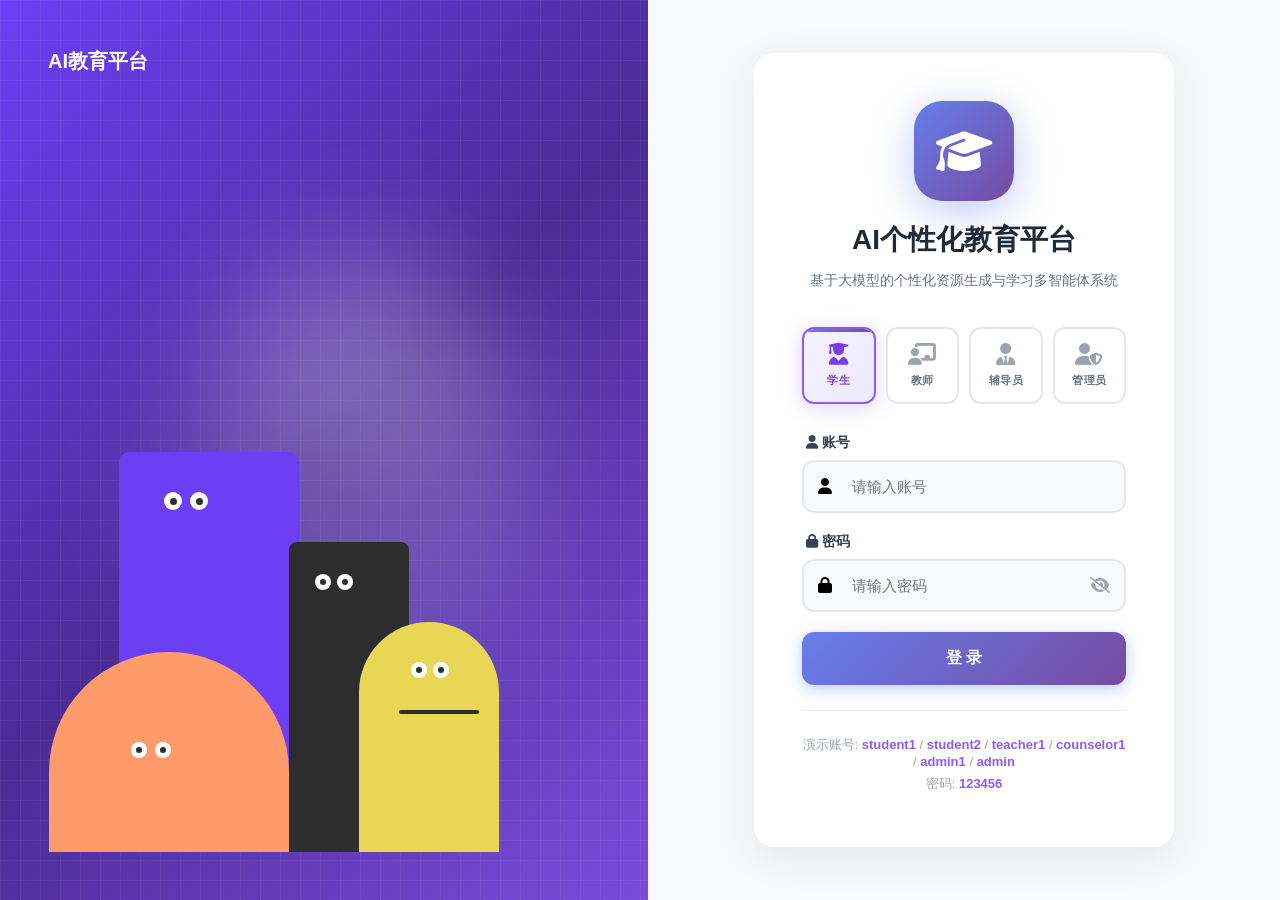
<file: ai-education-platform/frontend/simple-login.html>
<!DOCTYPE html>
<html lang="zh-CN">
<head>
  <meta charset="UTF-8">
  <meta name="viewport" content="width=device-width, initial-scale=1.0">
  <title>AI个性化教育平台 - 登录</title>
  <style>
    * {
      margin: 0;
      padding: 0;
      box-sizing: border-box;
    }

    body {
      font-family: 'Segoe UI', Tahoma, Geneva, Verdana, sans-serif;
      min-height: 100vh;
      overflow: hidden;
    }

    .login-container {
      display: flex;
      min-height: 100vh;
    }

    /* 左侧动画区域 */
    .animation-section {
      flex: 1;
      background: linear-gradient(135deg, #6C3FF5 0%, #4B2B95 50%, #7B4CDB 100%);
      position: relative;
      overflow: hidden;
      display: flex;
      flex-direction: column;
      justify-content: space-between;
      padding: 48px;
      color: white;
    }

    .brand-logo {
      display: flex;
      align-items: center;
      gap: 12px;
      font-size: 20px;
      font-weight: 600;
    }

        /* 卡通角色容器 */
    .characters-container {
      position: relative;
      width: 100%;
      height: 460px;
      margin-top: -40px;
      display: flex;
      align-items: flex-end;
      justify-content: center;
    }

    .characters-wrapper {
      position: relative;
      width: 550px;
      height: 440px;
    }

    /* 基础角色样式 */
    .character {
      position: absolute;
      bottom: 0;
      transition: transform 0.15s ease-out, height 0.15s ease-out;
      transform-origin: bottom center;
      will-change: transform, height;
    }

    .character.slow-transition {
      transition: transform 0.7s ease-in-out, height 0.7s ease-in-out;
    }

    .character.slow-transition-exit {
      transition: transform 0.5s ease-in-out, height 0.5s ease-in-out;
    }

    .character-eyes {
      position: absolute;
      display: flex;
      gap: 10px;
      transition: left 0.15s ease-out, top 0.15s ease-out;
      will-change: left, top;
    }

    .character-eyes.slow-transition {
      transition: left 0.7s ease-in-out, top 0.7s ease-in-out;
    }

    .character-eyes.slow-transition-exit {
      transition: left 0.5s ease-in-out, top 0.5s ease-in-out;
    }

    .eye {
      width: 20px;
      height: 20px;
      background: white;
      border-radius: 50%;
      display: flex;
      align-items: center;
      justify-content: center;
      overflow: hidden;
      position: relative;
    }

    .pupil {
      width: 8px;
      height: 8px;
      background: #2D2D2D;
      border-radius: 50%;
      position: absolute;
      transition: transform 0.1s ease-out;
    }

    .pupil.slow-transition {
      transition: transform 0.7s ease-in-out;
    }

    .pupil.slow-transition-exit {
      transition: transform 0.5s ease-in-out;
    }

    .eye.blinking {
      height: 2px;
      background: #2D2D2D;
    }

    .eye.blinking .pupil {
      display: none;
    }

    /* 紫色角色 - 最高 */
    .character-purple {
      left: 70px;
      width: 180px;
      height: 400px;
      background: #6C3FF5;
      border-radius: 10px 10px 0 0;
      z-index: 1;
    }

    .character-purple.tall {
      height: 440px;
    }

    .character-purple.peeking {
      transform: skewX(0deg) !important;
    }

    .character-purple .character-eyes {
      top: 40px;
      left: 45px;
      gap: 8px;
    }

    .character-purple .eye {
      width: 18px;
      height: 18px;
    }

    .character-purple .pupil {
      width: 7px;
      height: 7px;
    }

    /* 黑色角色 */
    .character-black {
      left: 240px;
      width: 120px;
      height: 310px;
      background: #2D2D2D;
      border-radius: 8px 8px 0 0;
      z-index: 2;
    }

    .character-black.peeking {
      transform: skewX(0deg) !important;
    }

    .character-black .character-eyes {
      top: 32px;
      left: 26px;
      gap: 6px;
    }

    .character-black .eye {
      width: 16px;
      height: 16px;
    }

    .character-black .pupil {
      width: 6px;
      height: 6px;
    }

    /* 橙色角色 - 半圆形 */
    .character-orange {
      left: 0px;
      width: 240px;
      height: 200px;
      background: #FF9B6B;
      border-radius: 120px 120px 0 0;
      z-index: 3;
    }

    .character-orange.peeking {
      transform: skewX(0deg) !important;
    }

    .character-orange .character-eyes {
      top: 90px;
      left: 82px;
      gap: 8px;
    }

    .character-orange .eye {
          background: white;
          width: 16px;
          height: 16px;
          border-radius: 50%;
          display: flex;
          align-items: center;
          justify-content: center;
          overflow: hidden;
        }

        .character-orange .pupil {
          width: 6px;
          height: 6px;
          background: #2D2D2D;
          border-radius: 50%;
          position: absolute;
        }

    /* 黄色角色 */
    .character-yellow {
      left: 310px;
      width: 140px;
      height: 230px;
      background: #E8D754;
      border-radius: 70px 70px 0 0;
      z-index: 4;
    }

    .character-yellow.peeking {
      transform: skewX(0deg) !important;
    }

    .character-yellow .character-eyes {
      top: 40px;
      left: 52px;
      gap: 6px;
    }

    .character-yellow .eye {
          background: white;
          width: 16px;
          height: 16px;
          border-radius: 50%;
          display: flex;
          align-items: center;
          justify-content: center;
          overflow: hidden;
        }

        .character-yellow .pupil {
          width: 6px;
          height: 6px;
          background: #2D2D2D;
          border-radius: 50%;
          position: absolute;
        }

        .character-orange .eye.blinking,
        .character-yellow .eye.blinking {
          transform: scaleY(0.1);
        }

    .character-yellow .mouth {
      position: absolute;
      width: 80px;
      height: 4px;
      background: #2D2D2D;
      border-radius: 2px;
      top: 88px;
      left: 40px;
      transition: all 0.2s ease-out;
    }

    /* 装饰元素 */
    .decorative-grid {
      position: absolute;
      inset: 0;
      background-image: linear-gradient(rgba(255,255,255,0.05) 1px, transparent 1px),
                        linear-gradient(90deg, rgba(255,255,255,0.05) 1px, transparent 1px);
      background-size: 20px 20px;
    }

    .decorative-blob {
      position: absolute;
      border-radius: 50%;
      filter: blur(60px);
      opacity: 0.15;
    }

    .blob-1 {
      top: 25%;
      right: 25%;
      width: 256px;
      height: 256px;
      background: white;
    }

    .blob-2 {
      bottom: 25%;
      left: 25%;
      width: 384px;
      height: 384px;
      background: white;
    }

    /* 右侧登录区域 */
    .login-section {
      flex: 1;
      display: flex;
      align-items: center;
      justify-content: center;
      padding: 40px;
      background: #F8F9FA;
    }

    .login-box {
      width: 100%;
      max-width: 420px;
      padding: 48px;
      background: white;
      border-radius: 20px;
      box-shadow: 0 10px 40px rgba(0, 0, 0, 0.08);
    }

    .login-header {
      text-align: center;
      margin-bottom: 35px;
    }

    .login-logo-wrapper {
      display: inline-flex;
      align-items: center;
      justify-content: center;
      width: 100px;
      height: 100px;
      background: linear-gradient(135deg, #667eea 0%, #764ba2 100%);
      border-radius: 28px;
      margin-bottom: 20px;
      box-shadow: 0 10px 40px rgba(102, 126, 234, 0.4);
    }

    .login-logo {
      font-size: 45px;
      color: white;
    }

    .login-header h1 {
      color: #1f2937;
      font-size: 28px;
      font-weight: 700;
      margin-bottom: 10px;
    }

    .login-header p {
      color: #6b7280;
      font-size: 14px;
      line-height: 1.6;
    }

    .login-role-tabs {
      display: flex;
      gap: 10px;
      margin-bottom: 30px;
    }

    .role-tab {
      flex: 1;
      padding: 14px 10px;
      border: 2px solid #e5e7eb;
      border-radius: 12px;
      background: white;
      cursor: pointer;
      transition: all 0.3s ease;
      display: flex;
      flex-direction: column;
      align-items: center;
      gap: 8px;
      position: relative;
      overflow: hidden;
    }

    .role-tab::before {
      content: '';
      position: absolute;
      top: 0;
      left: 0;
      right: 0;
      height: 3px;
      background: linear-gradient(90deg, #667eea, #764ba2);
      transform: scaleX(0);
      transition: transform 0.3s ease;
    }

    .role-tab:hover {
      border-color: #a78bfa;
      background: #faf5ff;
      transform: translateY(-2px);
      box-shadow: 0 4px 12px rgba(139, 92, 246, 0.15);
    }

    .role-tab:hover::before {
      transform: scaleX(1);
    }

    .role-tab.active {
      border-color: #8b5cf6;
      background: linear-gradient(135deg, #f5f3ff 0%, #ede9fe 100%);
      box-shadow: 0 4px 20px rgba(139, 92, 246, 0.25);
    }

    .role-tab.active::before {
      transform: scaleX(1);
    }

    .role-tab.active i,
    .role-tab.active span {
      color: #7c3aed;
    }

    .role-tab i {
      font-size: 22px;
      color: #9ca3af;
      transition: color 0.3s ease;
    }

    .role-tab span {
      font-size: 11px;
      font-weight: 600;
      color: #6b7280;
      text-transform: uppercase;
      letter-spacing: 0.5px;
    }

    .login-form {
      display: flex;
      flex-direction: column;
      gap: 20px;
    }

    .form-group {
      position: relative;
    }

    .form-group label {
      display: block;
      color: #374151;
      font-weight: 600;
      font-size: 14px;
      margin-bottom: 8px;
      padding-left: 4px;
    }

    .input-wrapper {
      position: relative;
    }

    .input-wrapper i {
      position: absolute;
      left: 16px;
      top: 50%;
      transform: translateY(-50%);
      font-size: 16px;
    }

    .input-wrapper i.toggle-password {
      left: auto;
      right: 16px;
      cursor: pointer;
      color: #9ca3af;
      transition: color 0.3s ease;
    }

    .form-group input {
      width: 100%;
      padding: 16px 48px 16px 48px;
      border: 2px solid #e5e7eb;
      border-radius: 12px;
      font-size: 15px;
      font-weight: 500;
      color: #1f2937;
      background: #f9fafb;
      transition: all 0.3s ease;
    }

    .form-group input:focus {
      outline: none;
      border-color: #8b5cf6;
      background: white;
      box-shadow: 0 0 0 3px rgba(139, 92, 246, 0.1), 0 4px 12px rgba(139, 92, 246, 0.15);
    }

    .btn {
      padding: 16px;
      border: none;
      border-radius: 12px;
      font-size: 16px;
      font-weight: 600;
      cursor: pointer;
      transition: all 0.3s ease;
      position: relative;
      overflow: hidden;
    }

    .btn::before {
      content: '';
      position: absolute;
      top: 0;
      left: -100%;
      width: 100%;
      height: 100%;
      background: linear-gradient(90deg, transparent, rgba(255, 255, 255, 0.2), transparent);
      transition: left 0.5s ease;
    }

    .btn:hover::before {
      left: 100%;
    }

    .btn-primary {
      background: linear-gradient(135deg, #667eea 0%, #764ba2 50%, #8b5cf6 100%);
      background-size: 200% 200%;
      color: white;
      box-shadow: 0 4px 15px rgba(102, 126, 234, 0.4);
    }

    .btn-primary:hover:not(:disabled) {
      transform: translateY(-3px);
      box-shadow: 0 10px 30px rgba(102, 126, 234, 0.5);
      background-position: 100% 50%;
    }

    .btn:disabled {
      opacity: 0.7;
      cursor: not-allowed;
      transform: none;
    }

    .login-hint {
      text-align: center;
      margin-top: 25px;
      padding-top: 25px;
      border-top: 1px solid #e5e7eb;
    }

    .login-hint p {
      color: #9ca3af;
      font-size: 13px;
      margin-bottom: 6px;
    }

    .login-hint span {
      color: #8b5cf6;
      font-weight: 600;
    }

    /* Toast 消息提示 */
    .toast {
      position: fixed;
      top: 24px;
      right: 24px;
      padding: 16px 24px;
      border-radius: 12px;
      color: white;
      font-weight: 500;
      display: flex;
      align-items: center;
      gap: 10px;
      z-index: 1000;
      animation: slideInRight 0.4s ease-out;
      box-shadow: 0 10px 40px rgba(0, 0, 0, 0.2);
    }

    @keyframes slideInRight {
      from {
        transform: translateX(100%);
        opacity: 0;
      }
      to {
        transform: translateX(0);
        opacity: 1;
      }
    }

    .toast-success {
      background: linear-gradient(135deg, #059669 0%, #10b981 100%);
    }

    .toast-error {
      background: linear-gradient(135deg, #dc2626 0%, #ef4444 100%);
    }

    .toast-warning {
      background: linear-gradient(135deg, #d97706 0%, #f59e0b 100%);
    }

    .loading-icon {
      display: inline-block;
      animation: spin 1s linear infinite;
    }

    @keyframes spin {
      from { transform: rotate(0deg); }
      to { transform: rotate(360deg); }
    }

    /* 响应式设计 */
    @media (max-width: 1024px) {
      .login-container {
        flex-direction: column;
      }

      .animation-section {
        padding: 30px;
        min-height: 400px;
      }

      .characters-wrapper {
        transform: scale(0.7);
      }

      .login-section {
        padding: 20px;
      }

      .login-box {
        padding: 32px;
      }
    }
  </style>
  <link rel="stylesheet" href="https://cdnjs.cloudflare.com/ajax/libs/font-awesome/6.5.0/css/all.min.css">
</head>
<body>
  <div class="login-container">
    <!-- 左侧动画区域 -->
    <div class="animation-section">
      <div class="brand-logo">
        <span>AI教育平台</span>
      </div>

      <div class="characters-container">
        <div class="characters-wrapper" id="charactersWrapper">
          <!-- 紫色角色 -->
          <div class="character character-purple" id="purpleCharacter">
            <div class="character-eyes">
              <div class="eye" id="purpleEye1">
                <div class="pupil" id="purplePupil1"></div>
              </div>
              <div class="eye" id="purpleEye2">
                <div class="pupil" id="purplePupil2"></div>
              </div>
            </div>
          </div>

          <!-- 黑色角色 -->
          <div class="character character-black" id="blackCharacter">
            <div class="character-eyes">
              <div class="eye" id="blackEye1">
                <div class="pupil" id="blackPupil1"></div>
              </div>
              <div class="eye" id="blackEye2">
                <div class="pupil" id="blackPupil2"></div>
              </div>
            </div>
          </div>

          <!-- 橙色角色 -->
          <div class="character character-orange" id="orangeCharacter">
            <div class="character-eyes">
              <div class="eye" id="orangeEye1">
                <div class="pupil" id="orangePupil1"></div>
              </div>
              <div class="eye" id="orangeEye2">
                <div class="pupil" id="orangePupil2"></div>
              </div>
            </div>
          </div>

          <!-- 黄色角色 -->
          <div class="character character-yellow" id="yellowCharacter">
            <div class="character-eyes">
              <div class="eye" id="yellowEye1">
                <div class="pupil" id="yellowPupil1"></div>
              </div>
              <div class="eye" id="yellowEye2">
                <div class="pupil" id="yellowPupil2"></div>
              </div>
            </div>
            <div class="mouth"></div>
          </div>
        </div>
      </div>

      <!-- 装饰元素 -->
      <div class="decorative-grid"></div>
      <div class="decorative-blob blob-1"></div>
      <div class="decorative-blob blob-2"></div>
    </div>

    <!-- 右侧登录区域 -->
    <div class="login-section">
      <div class="login-box">
        <div class="login-header">
          <div class="login-logo-wrapper">
            <i class="login-logo fas fa-graduation-cap"></i>
          </div>
          <h1>AI个性化教育平台</h1>
          <p>基于大模型的个性化资源生成与学习多智能体系统</p>
        </div>

        <div class="login-role-tabs">
          <button class="role-tab active" data-role="student">
            <i class="fas fa-user-graduate"></i>
            <span>学生</span>
          </button>
          <button class="role-tab" data-role="teacher">
            <i class="fas fa-chalkboard-teacher"></i>
            <span>教师</span>
          </button>
          <button class="role-tab" data-role="counselor">
            <i class="fas fa-user-tie"></i>
            <span>辅导员</span>
          </button>
          <button class="role-tab" data-role="admin">
            <i class="fas fa-user-shield"></i>
            <span>管理员</span>
          </button>
        </div>

        <form class="login-form" id="loginForm">
          <div class="form-group">
            <label><i class="fas fa-user"></i> 账号</label>
            <div class="input-wrapper">
              <input id="username" type="text" placeholder="请输入账号" required autocomplete="username">
              <i class="fas fa-user"></i>
            </div>
          </div>
          <div class="form-group">
            <label><i class="fas fa-lock"></i> 密码</label>
            <div class="input-wrapper">
              <input id="password" type="password" placeholder="请输入密码" required autocomplete="current-password" style="padding-right: 48px;">
              <i class="fas fa-lock"></i>
              <i id="togglePassword" class="fas fa-eye-slash toggle-password"></i>
            </div>
          </div>
          <button type="submit" class="btn btn-primary" id="loginBtn">
            <i id="loadingIcon" style="display:none" class="fas fa-spinner loading-icon"></i>
            <span id="loginText">登 录</span>
          </button>
        </form>

        <div class="login-hint">
          <p>演示账号: <span>student1</span> / <span>student2</span> / <span>teacher1</span> / <span>counselor1</span> / <span>admin1</span> / <span>admin</span></p>
          <p>密码: <span>123456</span></p>
        </div>
      </div>
    </div>
  </div>

  <!-- Toast 消息提示 -->
  <div id="toast" class="toast" style="display:none">
    <i id="toastIcon"></i>
    <span id="toastMessage"></span>
  </div>

  <script>
    document.addEventListener('DOMContentLoaded', function() {
      const loginForm = document.getElementById('loginForm');
      const usernameInput = document.getElementById('username');
      const passwordInput = document.getElementById('password');
      const loginBtn = document.getElementById('loginBtn');
      const loadingIcon = document.getElementById('loadingIcon');
      const loginText = document.getElementById('loginText');
      const toast = document.getElementById('toast');
      const toastIcon = document.getElementById('toastIcon');
      const toastMessage = document.getElementById('toastMessage');
      const togglePassword = document.getElementById('togglePassword');

      // 角色元素
      const purpleCharacter = document.getElementById('purpleCharacter');
      const blackCharacter = document.getElementById('blackCharacter');
      const orangeCharacter = document.getElementById('orangeCharacter');
      const yellowCharacter = document.getElementById('yellowCharacter');
      const purpleEyes = purpleCharacter.querySelector('.character-eyes');
      const blackEyes = blackCharacter.querySelector('.character-eyes');
      const orangeEyes = orangeCharacter.querySelector('.character-eyes');
      const yellowEyes = yellowCharacter.querySelector('.character-eyes');
      const yellowMouth = yellowCharacter.querySelector('.mouth');

      // 眼睛元素
      const purpleEye1 = document.getElementById('purpleEye1');
      const purpleEye2 = document.getElementById('purpleEye2');
      const blackEye1 = document.getElementById('blackEye1');
      const blackEye2 = document.getElementById('blackEye2');
      const orangeEye1 = document.getElementById('orangeEye1');
      const orangeEye2 = document.getElementById('orangeEye2');
      const yellowEye1 = document.getElementById('yellowEye1');
      const yellowEye2 = document.getElementById('yellowEye2');

      // 瞳孔元素
      const pupils = [
        document.getElementById('purplePupil1'),
        document.getElementById('purplePupil2'),
        document.getElementById('blackPupil1'),
        document.getElementById('blackPupil2'),
        document.getElementById('orangePupil1'),
        document.getElementById('orangePupil2'),
        document.getElementById('yellowPupil1'),
        document.getElementById('yellowPupil2')
      ];

      // 状态变量
      let selectedRole = 'student';
      let showPassword = false;
      let mouseX = 0;
      let mouseY = 0;
      let isPurpleBlinking = false;
      let isBlackBlinking = false;
      let isTyping = false;
      let isLookingAtEachOther = false;
      let isPurplePeeking = false;
      let peekTimeout = null;

      // 角色选择
      document.querySelectorAll('.role-tab').forEach(tab => {
        tab.addEventListener('click', function() {
          document.querySelectorAll('.role-tab').forEach(t => t.classList.remove('active'));
          this.classList.add('active');
          selectedRole = this.getAttribute('data-role');
        });
      });

      // 鼠标移动追踪 - 使用requestAnimationFrame优化性能
      let rafId = null;
      window.addEventListener('mousemove', function(e) {
        mouseX = e.clientX;
        mouseY = e.clientY;
        
        if (rafId) {
          cancelAnimationFrame(rafId);
        }
        
        if (!isLookingAtEachOther && !(passwordInput.value.length > 0 && showPassword)) {
          rafId = requestAnimationFrame(function() {
            updatePupilPositions();
            updateCharacterPositions();
          });
        }
      });

      // 计算瞳孔位置
      function updatePupilPositions() {
        // 增加瞳孔移动范围，让眼睛更有神
        const maxDistances = [6, 6, 5, 5, 7, 7, 7, 7];
        
        pupils.forEach(function(pupil, index) {
          if (!pupil) return;
          
          const eye = pupil.parentElement;
          const eyeRect = eye.getBoundingClientRect();
          const eyeCenterX = eyeRect.left + eyeRect.width / 2;
          const eyeCenterY = eyeRect.top + eyeRect.height / 2;
          
          const deltaX = mouseX - eyeCenterX;
          const deltaY = mouseY - eyeCenterY;
          const distance = Math.min(Math.sqrt(deltaX * deltaX + deltaY * deltaY), maxDistances[index]);
          
          const angle = Math.atan2(deltaY, deltaX);
          const x = Math.cos(angle) * distance;
          const y = Math.sin(angle) * distance;
          
          // 添加一点随机抖动，让眼神更生动
          const jitter = (Math.random() - 0.5) * 0.5;
          pupil.style.transform = `translate(${x + jitter}px, ${y + jitter}px)`;
        });
      }

      // 计算角色位置和倾斜
      function calculatePosition(element) {
        if (!element) return { faceX: 0, faceY: 0, bodySkew: 0 };
        
        const rect = element.getBoundingClientRect();
        const centerX = rect.left + rect.width / 2;
        const centerY = rect.top + rect.height / 3;
        
        const deltaX = mouseX - centerX;
        const deltaY = mouseY - centerY;
        
        const faceX = Math.max(-15, Math.min(15, deltaX / 20));
        const faceY = Math.max(-10, Math.min(10, deltaY / 30));
        const bodySkew = Math.max(-6, Math.min(6, -deltaX / 120));
        
        return { faceX, faceY, bodySkew };
      }

      // 更新角色位置
      function updateCharacterPositions() {
        const purplePos = calculatePosition(purpleCharacter);
        const blackPos = calculatePosition(blackCharacter);
        const orangePos = calculatePosition(orangeCharacter);
        const yellowPos = calculatePosition(yellowCharacter);
        
        // 更新紫色角色
        if (!(isTyping || (passwordInput.value.length > 0 && !showPassword))) {
          purpleCharacter.style.transform = `skewX(${purplePos.bodySkew}deg)`;
        }
        purpleEyes.style.left = `${45 + purplePos.faceX}px`;
        purpleEyes.style.top = `${40 + purplePos.faceY}px`;
        
        // 更新黑色角色
        if (!isTyping && !(passwordInput.value.length > 0 && showPassword)) {
          blackCharacter.style.transform = `skewX(${blackPos.bodySkew}deg)`;
        }
        blackEyes.style.left = `${26 + blackPos.faceX}px`;
        blackEyes.style.top = `${32 + blackPos.faceY}px`;
        
        // 更新橙色角色
        if (!(passwordInput.value.length > 0 && showPassword)) {
          orangeCharacter.style.transform = `skewX(${orangePos.bodySkew}deg)`;
        }
        orangeEyes.style.left = `${82 + orangePos.faceX}px`;
        orangeEyes.style.top = `${90 + orangePos.faceY}px`;
        
        // 更新黄色角色
        if (!(passwordInput.value.length > 0 && showPassword)) {
          yellowCharacter.style.transform = `skewX(${yellowPos.bodySkew}deg)`;
        }
        yellowEyes.style.left = `${52 + yellowPos.faceX}px`;
        yellowEyes.style.top = `${40 + yellowPos.faceY}px`;
        yellowMouth.style.left = `${40 + yellowPos.faceX}px`;
        yellowMouth.style.top = `${88 + yellowPos.faceY}px`;
        
        // 根据鼠标位置让黄色角色微笑
        const smileAmount = Math.min(Math.abs(yellowPos.faceX) / 10, 1);
        yellowMouth.style.borderRadius = `${20 * smileAmount}px ${20 * smileAmount}px 0 0`;
        yellowMouth.style.transform = `scaleY(${0.8 + smileAmount * 0.4})`;
      }

      // 紫色角色眨眼效果
      function schedulePurpleBlink() {
        const getRandomInterval = () => Math.random() * 4000 + 3000;
        
        const blinkTimeout = setTimeout(function() {
          setIsPurpleBlinking(true);
          setTimeout(function() {
            setIsPurpleBlinking(false);
            schedulePurpleBlink();
          }, 150);
        }, getRandomInterval());
        
        return blinkTimeout;
      }

      function setIsPurpleBlinking(blinking) {
        isPurpleBlinking = blinking;
        if (blinking) {
          purpleEye1.classList.add('blinking');
          purpleEye2.classList.add('blinking');
        } else {
          purpleEye1.classList.remove('blinking');
          purpleEye2.classList.remove('blinking');
        }
      }

      // 黑色角色眨眼效果
      function scheduleBlackBlink() {
        const getRandomInterval = () => Math.random() * 4000 + 3000;
        
        const blinkTimeout = setTimeout(function() {
          setIsBlackBlinking(true);
          setTimeout(function() {
            setIsBlackBlinking(false);
            scheduleBlackBlink();
          }, 150);
        }, getRandomInterval());
        
        return blinkTimeout;
      }

      function setIsBlackBlinking(blinking) {
        isBlackBlinking = blinking;
        if (blinking) {
          blackEye1.classList.add('blinking');
          blackEye2.classList.add('blinking');
        } else {
          blackEye1.classList.remove('blinking');
          blackEye2.classList.remove('blinking');
        }
      }

      // 橙色角色眨眼效果
      function scheduleOrangeBlink() {
        const getRandomInterval = () => Math.random() * 5000 + 4000;
        
        const blinkTimeout = setTimeout(function() {
          setIsOrangeBlinking(true);
          setTimeout(function() {
            setIsOrangeBlinking(false);
            scheduleOrangeBlink();
          }, 150);
        }, getRandomInterval());
        
        return blinkTimeout;
      }

      function setIsOrangeBlinking(blinking) {
        if (blinking) {
          orangeEye1.classList.add('blinking');
          orangeEye2.classList.add('blinking');
        } else {
          orangeEye1.classList.remove('blinking');
          orangeEye2.classList.remove('blinking');
        }
      }

      // 黄色角色眨眼效果
      function scheduleYellowBlink() {
        const getRandomInterval = () => Math.random() * 5000 + 4000;
        
        const blinkTimeout = setTimeout(function() {
          setIsYellowBlinking(true);
          setTimeout(function() {
            setIsYellowBlinking(false);
            scheduleYellowBlink();
          }, 150);
        }, getRandomInterval());
        
        return blinkTimeout;
      }

      function setIsYellowBlinking(blinking) {
        if (blinking) {
          yellowEye1.classList.add('blinking');
          yellowEye2.classList.add('blinking');
        } else {
          yellowEye1.classList.remove('blinking');
          yellowEye2.classList.remove('blinking');
        }
      }

      schedulePurpleBlink();
      scheduleBlackBlink();
      scheduleOrangeBlink();
      scheduleYellowBlink();

      // 打字时互相看的效果
      function handleTypingStart() {
        isTyping = true;
        isLookingAtEachOther = true;
        
        // 添加慢速过渡效果
        purpleCharacter.classList.add('slow-transition');
        purpleEyes.classList.add('slow-transition');
        blackCharacter.classList.add('slow-transition');
        blackEyes.classList.add('slow-transition');
        
        // 瞳孔也使用慢速过渡
        pupils[0].classList.add('slow-transition');
        pupils[1].classList.add('slow-transition');
        pupils[2].classList.add('slow-transition');
        pupils[3].classList.add('slow-transition');
        
        // 紫色角色伸长并倾斜
        purpleCharacter.style.height = '440px';
        purpleCharacter.style.transform = `skewX(${calculatePosition(purpleCharacter).bodySkew - 12}deg) translateX(40px)`;
        purpleEyes.style.left = '55px';
        purpleEyes.style.top = '65px';
        
        // 黑色角色倾斜
        blackCharacter.style.transform = `skewX(${calculatePosition(blackCharacter).bodySkew * 1.5 + 10}deg) translateX(20px)`;
        blackEyes.style.left = '32px';
        blackEyes.style.top = '12px';
        
        // 紫色看向黑色（向右下）- 延迟一点让身体先动
        setTimeout(function() {
          pupils[0].style.transform = 'translate(3px, 4px)';
          pupils[1].style.transform = 'translate(3px, 4px)';
          
          // 黑色看向紫色（向上）
          pupils[2].style.transform = 'translate(0px, -4px)';
          pupils[3].style.transform = 'translate(0px, -4px)';
        }, 150);
        
        // 800ms后恢复
        setTimeout(function() {
          isLookingAtEachOther = false;
          
          // 切换到退出速度
          purpleCharacter.classList.remove('slow-transition');
          purpleCharacter.classList.add('slow-transition-exit');
          purpleEyes.classList.remove('slow-transition');
          purpleEyes.classList.add('slow-transition-exit');
          blackCharacter.classList.remove('slow-transition');
          blackCharacter.classList.add('slow-transition-exit');
          blackEyes.classList.remove('slow-transition');
          blackEyes.classList.add('slow-transition-exit');
          
          pupils[0].classList.remove('slow-transition');
          pupils[0].classList.add('slow-transition-exit');
          pupils[1].classList.remove('slow-transition');
          pupils[1].classList.add('slow-transition-exit');
          pupils[2].classList.remove('slow-transition');
          pupils[2].classList.add('slow-transition-exit');
          pupils[3].classList.remove('slow-transition');
          pupils[3].classList.add('slow-transition-exit');
          
          if (!(passwordInput.value.length > 0 && showPassword)) {
            updatePupilPositions();
            updateCharacterPositions();
          }
          
          // 恢复正常速度
          setTimeout(function() {
            purpleCharacter.classList.remove('slow-transition-exit');
            purpleEyes.classList.remove('slow-transition-exit');
            blackCharacter.classList.remove('slow-transition-exit');
            blackEyes.classList.remove('slow-transition-exit');
            pupils[0].classList.remove('slow-transition-exit');
            pupils[1].classList.remove('slow-transition-exit');
            pupils[2].classList.remove('slow-transition-exit');
            pupils[3].classList.remove('slow-transition-exit');
          }, 500);
        }, 800);
      }

      function handleTypingEnd() {
        isTyping = false;
        
        // 使用退出速度恢复
        purpleCharacter.classList.remove('slow-transition');
        purpleCharacter.classList.add('slow-transition-exit');
        purpleEyes.classList.remove('slow-transition');
        purpleEyes.classList.add('slow-transition-exit');
        blackCharacter.classList.remove('slow-transition');
        blackCharacter.classList.add('slow-transition-exit');
        blackEyes.classList.remove('slow-transition');
        blackEyes.classList.add('slow-transition-exit');
        
        pupils[0].classList.remove('slow-transition');
        pupils[0].classList.add('slow-transition-exit');
        pupils[1].classList.remove('slow-transition');
        pupils[1].classList.add('slow-transition-exit');
        pupils[2].classList.remove('slow-transition');
        pupils[2].classList.add('slow-transition-exit');
        pupils[3].classList.remove('slow-transition');
        pupils[3].classList.add('slow-transition-exit');
        
        if (!(passwordInput.value.length > 0 && !showPassword)) {
          purpleCharacter.style.height = '400px';
        }
        
        if (!(passwordInput.value.length > 0 && showPassword)) {
          updateCharacterPositions();
          updatePupilPositions();
        }
        
        // 恢复正常速度
        setTimeout(function() {
          purpleCharacter.classList.remove('slow-transition-exit');
          purpleEyes.classList.remove('slow-transition-exit');
          blackCharacter.classList.remove('slow-transition-exit');
          blackEyes.classList.remove('slow-transition-exit');
          pupils[0].classList.remove('slow-transition-exit');
          pupils[1].classList.remove('slow-transition-exit');
          pupils[2].classList.remove('slow-transition-exit');
          pupils[3].classList.remove('slow-transition-exit');
        }, 500);
      }

      // 密码偷看效果
      function clearPeekTimeout() {
        if (peekTimeout) {
          clearTimeout(peekTimeout);
          peekTimeout = null;
        }
      }

      function schedulePeek() {
        clearPeekTimeout();
        
        if (passwordInput.value.length > 0 && showPassword) {
          peekTimeout = setTimeout(function() {
            isPurplePeeking = true;
            
            // 紫色角色偷看密码（向右下）
            purpleCharacter.style.height = '400px';
            purpleCharacter.style.transform = 'skewX(0deg)';
            purpleEyes.style.left = '20px';
            purpleEyes.style.top = '35px';
            pupils[0].style.transform = 'translate(4px, 5px)';
            pupils[1].style.transform = 'translate(4px, 5px)';
            
            // 黑色角色看向别处（向左上）
            blackCharacter.style.transform = 'skewX(0deg)';
            blackEyes.style.left = '10px';
            blackEyes.style.top = '28px';
            pupils[2].style.transform = 'translate(-4px, -4px)';
            pupils[3].style.transform = 'translate(-4px, -4px)';
            
            // 橙色角色看向别处（向左上）
            orangeCharacter.style.transform = 'skewX(0deg)';
            orangeEyes.style.left = '50px';
            orangeEyes.style.top = '85px';
            pupils[4].style.transform = 'translate(-5px, -4px)';
            pupils[5].style.transform = 'translate(-5px, -4px)';
            
            // 黄色角色看向别处（向左上）
            yellowCharacter.style.transform = 'skewX(0deg)';
            yellowEyes.style.left = '20px';
            yellowEyes.style.top = '35px';
            yellowMouth.style.left = '10px';
            pupils[6].style.transform = 'translate(-5px, -4px)';
            pupils[7].style.transform = 'translate(-5px, -4px)';
            
            // 800ms后恢复
            setTimeout(function() {
              isPurplePeeking = false;
              
              if (passwordInput.value.length > 0 && showPassword) {
                schedulePeek();
              } else {
                updatePupilPositions();
                updateCharacterPositions();
                if (!showPassword && passwordInput.value.length > 0) {
                  // 密码隐藏时，紫色角色伸长
                  purpleCharacter.style.height = '440px';
                  purpleCharacter.style.transform = `skewX(${calculatePosition(purpleCharacter).bodySkew - 12}deg) translateX(40px)`;
                  purpleEyes.style.left = '55px';
                  purpleEyes.style.top = '65px';
                }
              }
            }, 800);
          }, Math.random() * 3000 + 2000);
        }
      }

      // 账号输入框聚焦/失焦
      usernameInput.addEventListener('focus', handleTypingStart);
      usernameInput.addEventListener('blur', handleTypingEnd);

      // 密码输入监听
      passwordInput.addEventListener('input', function() {
        if (showPassword && passwordInput.value.length > 0) {
          // 显示密码时，所有角色身子回正，眼睛看向左边（不偷看）
          purpleCharacter.style.height = '400px';
          purpleCharacter.style.transform = 'skewX(0deg)';
          purpleEyes.style.left = '20px';
          purpleEyes.style.top = '40px';
          pupils[0].style.transform = 'translate(-5px, 0px)';
          pupils[1].style.transform = 'translate(-5px, 0px)';
          
          blackCharacter.style.transform = 'skewX(0deg)';
          blackEyes.style.left = '15px';
          blackEyes.style.top = '30px';
          pupils[2].style.transform = 'translate(-5px, 0px)';
          pupils[3].style.transform = 'translate(-5px, 0px)';
          
          orangeCharacter.style.transform = 'skewX(0deg)';
          orangeEyes.style.left = '50px';
          orangeEyes.style.top = '85px';
          pupils[4].style.transform = 'translate(-5px, 0px)';
          pupils[5].style.transform = 'translate(-5px, 0px)';
          
          yellowCharacter.style.transform = 'skewX(0deg)';
          yellowEyes.style.left = '25px';
          yellowEyes.style.top = '40px';
          yellowMouth.style.left = '15px';
          pupils[6].style.transform = 'translate(-5px, 0px)';
          pupils[7].style.transform = 'translate(-5px, 0px)';
        } else if (!showPassword && passwordInput.value.length > 0) {
          // 密码隐藏时，紫色角色伸长偷看 - 使用慢速过渡
          purpleCharacter.classList.add('slow-transition');
          purpleEyes.classList.add('slow-transition');
          purpleCharacter.style.height = '440px';
          purpleCharacter.style.transform = `skewX(${calculatePosition(purpleCharacter).bodySkew - 12}deg) translateX(40px)`;
          purpleEyes.style.left = '55px';
          purpleEyes.style.top = '65px';
          // 紫色看向密码框（向右下）
          pupils[0].style.transform = 'translate(3px, 4px)';
          pupils[1].style.transform = 'translate(3px, 4px)';
          
          // 其他角色恢复正常跟随鼠标
          updateCharacterPositions();
          updatePupilPositions();
          // 但保持紫色的偷看姿态
          purpleCharacter.style.height = '440px';
          purpleCharacter.style.transform = `skewX(${calculatePosition(purpleCharacter).bodySkew - 12}deg) translateX(40px)`;
          purpleEyes.style.left = '55px';
          purpleEyes.style.top = '65px';
          pupils[0].style.transform = 'translate(3px, 4px)';
          pupils[1].style.transform = 'translate(3px, 4px)';
        } else {
          clearPeekTimeout();
          // 密码删除完恢复时使用退出速度
          purpleCharacter.classList.remove('slow-transition');
          purpleCharacter.classList.add('slow-transition-exit');
          purpleEyes.classList.remove('slow-transition');
          purpleEyes.classList.add('slow-transition-exit');
          purpleCharacter.style.height = '400px';
          if (!isLookingAtEachOther) {
            updateCharacterPositions();
            updatePupilPositions();
          }
          // 恢复正常速度
          setTimeout(function() {
            purpleCharacter.classList.remove('slow-transition-exit');
            purpleEyes.classList.remove('slow-transition-exit');
          }, 500);
        }
      });

      // 密码框聚焦
      passwordInput.addEventListener('focus', function() {
        if (!showPassword && passwordInput.value.length > 0) {
          purpleCharacter.classList.add('slow-transition');
          purpleEyes.classList.add('slow-transition');
          purpleCharacter.style.height = '440px';
          purpleCharacter.style.transform = `skewX(${calculatePosition(purpleCharacter).bodySkew - 12}deg) translateX(40px)`;
          purpleEyes.style.left = '55px';
          purpleEyes.style.top = '65px';
        }
      });

      // 密码显示/隐藏切换
      togglePassword.addEventListener('click', function() {
        showPassword = !showPassword;
        passwordInput.type = showPassword ? 'text' : 'password';
        this.classList.toggle('fa-eye');
        this.classList.toggle('fa-eye-slash');
        
        if (showPassword && passwordInput.value.length > 0) {
          // 显示密码时，所有角色身子回正，眼睛看向左边（不偷看）
          purpleCharacter.style.height = '400px';
          purpleCharacter.style.transform = 'skewX(0deg)';
          purpleEyes.style.left = '20px';
          purpleEyes.style.top = '40px';
          pupils[0].style.transform = 'translate(-5px, 0px)';
          pupils[1].style.transform = 'translate(-5px, 0px)';
          
          blackCharacter.style.transform = 'skewX(0deg)';
          blackEyes.style.left = '15px';
          blackEyes.style.top = '30px';
          pupils[2].style.transform = 'translate(-5px, 0px)';
          pupils[3].style.transform = 'translate(-5px, 0px)';
          
          orangeCharacter.style.transform = 'skewX(0deg)';
          orangeEyes.style.left = '50px';
          orangeEyes.style.top = '85px';
          pupils[4].style.transform = 'translate(-5px, 0px)';
          pupils[5].style.transform = 'translate(-5px, 0px)';
          
          yellowCharacter.style.transform = 'skewX(0deg)';
          yellowEyes.style.left = '25px';
          yellowEyes.style.top = '40px';
          yellowMouth.style.left = '15px';
          pupils[6].style.transform = 'translate(-5px, 0px)';
          pupils[7].style.transform = 'translate(-5px, 0px)';
        } else {
          clearPeekTimeout();
          if (passwordInput.value.length > 0) {
            // 切换到密码隐藏时使用慢速过渡 - 紫色角色伸长偷看
            purpleCharacter.classList.add('slow-transition');
            purpleEyes.classList.add('slow-transition');
            purpleCharacter.style.height = '440px';
            purpleCharacter.style.transform = `skewX(${calculatePosition(purpleCharacter).bodySkew - 12}deg) translateX(40px)`;
            purpleEyes.style.left = '55px';
            purpleEyes.style.top = '65px';
            // 紫色看向密码框（向右下）
            pupils[0].style.transform = 'translate(3px, 4px)';
            pupils[1].style.transform = 'translate(3px, 4px)';
            
            // 其他角色恢复正常跟随鼠标
            updateCharacterPositions();
            updatePupilPositions();
            // 但保持紫色的偷看姿态
            purpleCharacter.style.height = '440px';
            purpleCharacter.style.transform = `skewX(${calculatePosition(purpleCharacter).bodySkew - 12}deg) translateX(40px)`;
            purpleEyes.style.left = '55px';
            purpleEyes.style.top = '65px';
            pupils[0].style.transform = 'translate(3px, 4px)';
            pupils[1].style.transform = 'translate(3px, 4px)';
          } else {
            // 密码为空时恢复使用退出速度
            purpleCharacter.classList.remove('slow-transition');
            purpleCharacter.classList.add('slow-transition-exit');
            purpleEyes.classList.remove('slow-transition');
            purpleEyes.classList.add('slow-transition-exit');
            purpleCharacter.style.height = '400px';
            updateCharacterPositions();
            updatePupilPositions();
            // 恢复正常速度
            setTimeout(function() {
              purpleCharacter.classList.remove('slow-transition-exit');
              purpleEyes.classList.remove('slow-transition-exit');
            }, 500);
          }
        }
      });

      function showToast(message, type = 'info') {
        const icons = {
          success: 'fas fa-check-circle',
          error: 'fas fa-times-circle',
          warning: 'fas fa-exclamation-circle',
          info: 'fas fa-info-circle'
        };
        toastIcon.className = icons[type];
        toastMessage.textContent = message;
        toast.className = 'toast toast-' + type;
        toast.style.display = 'flex';
        setTimeout(function() {
          toast.style.display = 'none';
        }, 3000);
      }

      loginForm.addEventListener('submit', async function(e) {
        e.preventDefault();
        
        const username = usernameInput.value.trim();
        const password = passwordInput.value.trim();
        
        if (!username || !password) {
          showToast('请输入账号和密码', 'warning');
          return;
        }
        
        loginBtn.disabled = true;
        loadingIcon.style.display = 'inline';
        loginText.textContent = '登录中...';
        
        try {
          const response = await fetch(window.location.origin + '/api/auth/login', {
            method: 'POST',
            headers: { 'Content-Type': 'application/json' },
            body: JSON.stringify({ username, password })
          });
          
          const data = await response.json();
          
          if (response.ok && data.access_token) {
            document.cookie = `ai_edu_token=${data.access_token}; path=/`;
            document.cookie = `ai_edu_user=${encodeURIComponent(JSON.stringify(data.user))}; path=/`;
            
            try {
              sessionStorage.setItem('ai_edu_token', data.access_token);
              sessionStorage.setItem('ai_edu_user', JSON.stringify(data.user));
            } catch (e) {
              console.warn('sessionStorage blocked');
            }
            
            showToast('登录成功！正在跳转...', 'success');
            
            setTimeout(function() {
              window.location.href = '/' + data.user.role + '/dashboard';
            }, 500);
          } else {
            showToast(data.detail || data.message || '登录失败', 'error');
          }
        } catch (error) {
          console.error('Login error:', error);
          showToast('登录失败：网络错误', 'error');
        } finally {
          loginBtn.disabled = false;
          loadingIcon.style.display = 'none';
          loginText.textContent = '登 录';
        }
      });
      
      console.log('Animated login page ready');
    });
  </script>
</body>
</html>
</file>
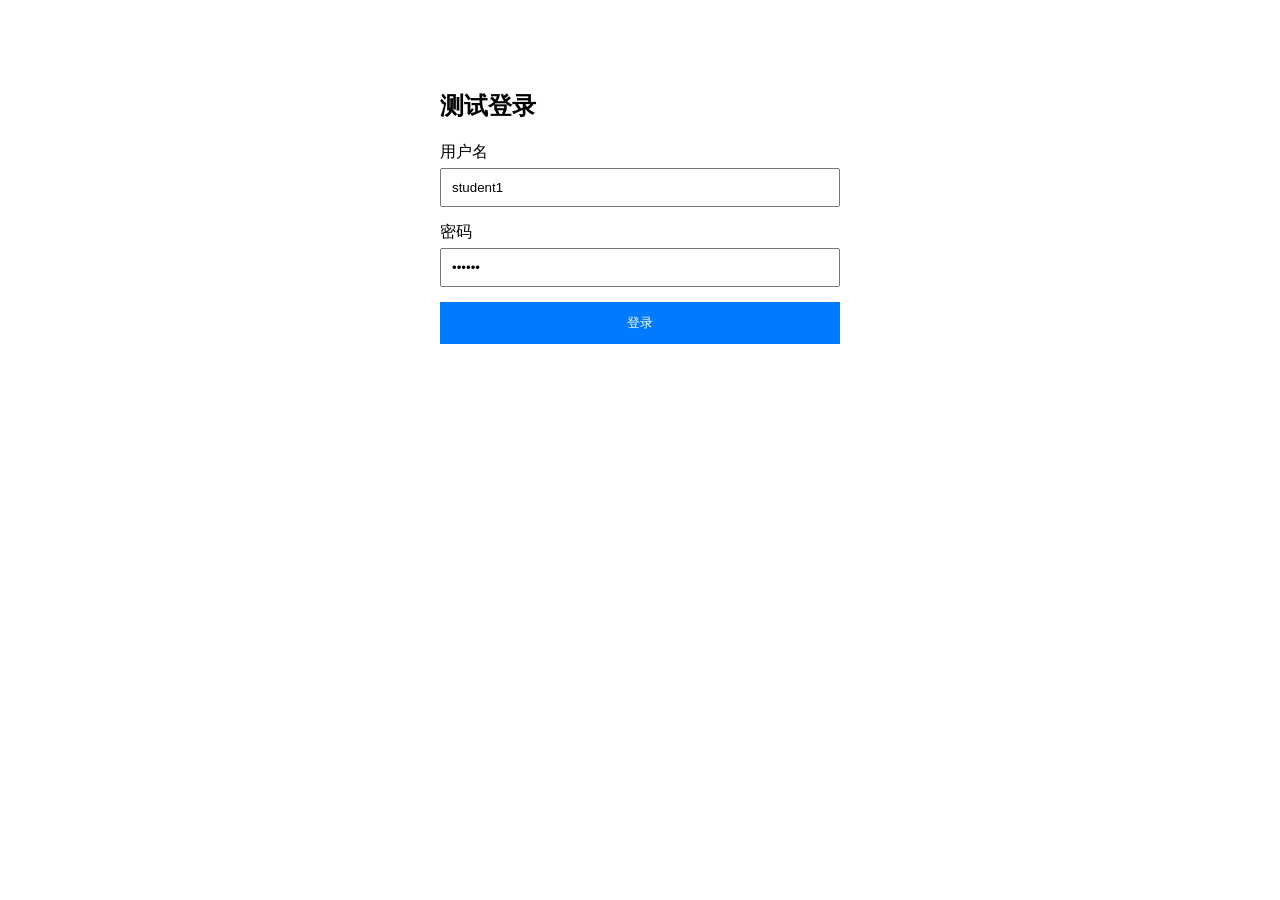
<file: ai-education-platform/frontend/test-login.html>
<!DOCTYPE html>
<html lang="zh-CN">
<head>
  <meta charset="UTF-8">
  <meta name="viewport" content="width=device-width, initial-scale=1.0">
  <title>测试登录</title>
  <style>
    body { font-family: Arial, sans-serif; max-width: 400px; margin: 50px auto; padding: 20px; }
    .form-group { margin-bottom: 15px; }
    .form-group label { display: block; margin-bottom: 5px; }
    .form-group input { width: 100%; padding: 10px; box-sizing: border-box; }
    button { width: 100%; padding: 12px; background: #007bff; color: white; border: none; cursor: pointer; }
    button:disabled { background: #ccc; }
    .message { margin-top: 15px; padding: 10px; border-radius: 4px; }
    .success { background: #d4edda; color: #155724; }
    .error { background: #f8d7da; color: #721c24; }
  </style>
</head>
<body>
  <h2>测试登录</h2>
  
  <div class="form-group">
    <label>用户名</label>
    <input type="text" id="username" placeholder="请输入用户名" value="student1">
  </div>
  
  <div class="form-group">
    <label>密码</label>
    <input type="password" id="password" placeholder="请输入密码" value="123456">
  </div>
  
  <button id="loginBtn" onclick="handleLogin()">登录</button>
  
  <div id="message"></div>

  <script>
    async function handleLogin() {
      const btn = document.getElementById('loginBtn');
      const message = document.getElementById('message');
      const username = document.getElementById('username').value;
      const password = document.getElementById('password').value;
      
      btn.disabled = true;
      btn.textContent = '登录中...';
      message.innerHTML = '';
      
      try {
        const response = await fetch(window.location.origin + '/api/auth/login', {
          method: 'POST',
          headers: {
            'Content-Type': 'application/json'
          },
          body: JSON.stringify({ username, password })
        });
        
        const data = await response.json();
        
        if (response.ok) {
          
          document.cookie = `ai_edu_token=${data.access_token}; path=/; SameSite=Lax`;
          document.cookie = `ai_edu_user=${encodeURIComponent(JSON.stringify(data.user))}; path=/; SameSite=Lax`;
          
          message.className = 'message success';
          message.textContent = '登录成功！Token: ' + data.access_token.substring(0, 30) + '...';
          
          setTimeout(() => {
            window.location.href = '/';
          }, 1000);
        } else {
          message.className = 'message error';
          message.textContent = data.detail || '登录失败';
        }
      } catch (error) {
        message.className = 'message error';
        message.textContent = '网络错误: ' + error.message;
      } finally {
        btn.disabled = false;
        btn.textContent = '登录';
      }
    }
  </script>
</body>
</html>
</file>
